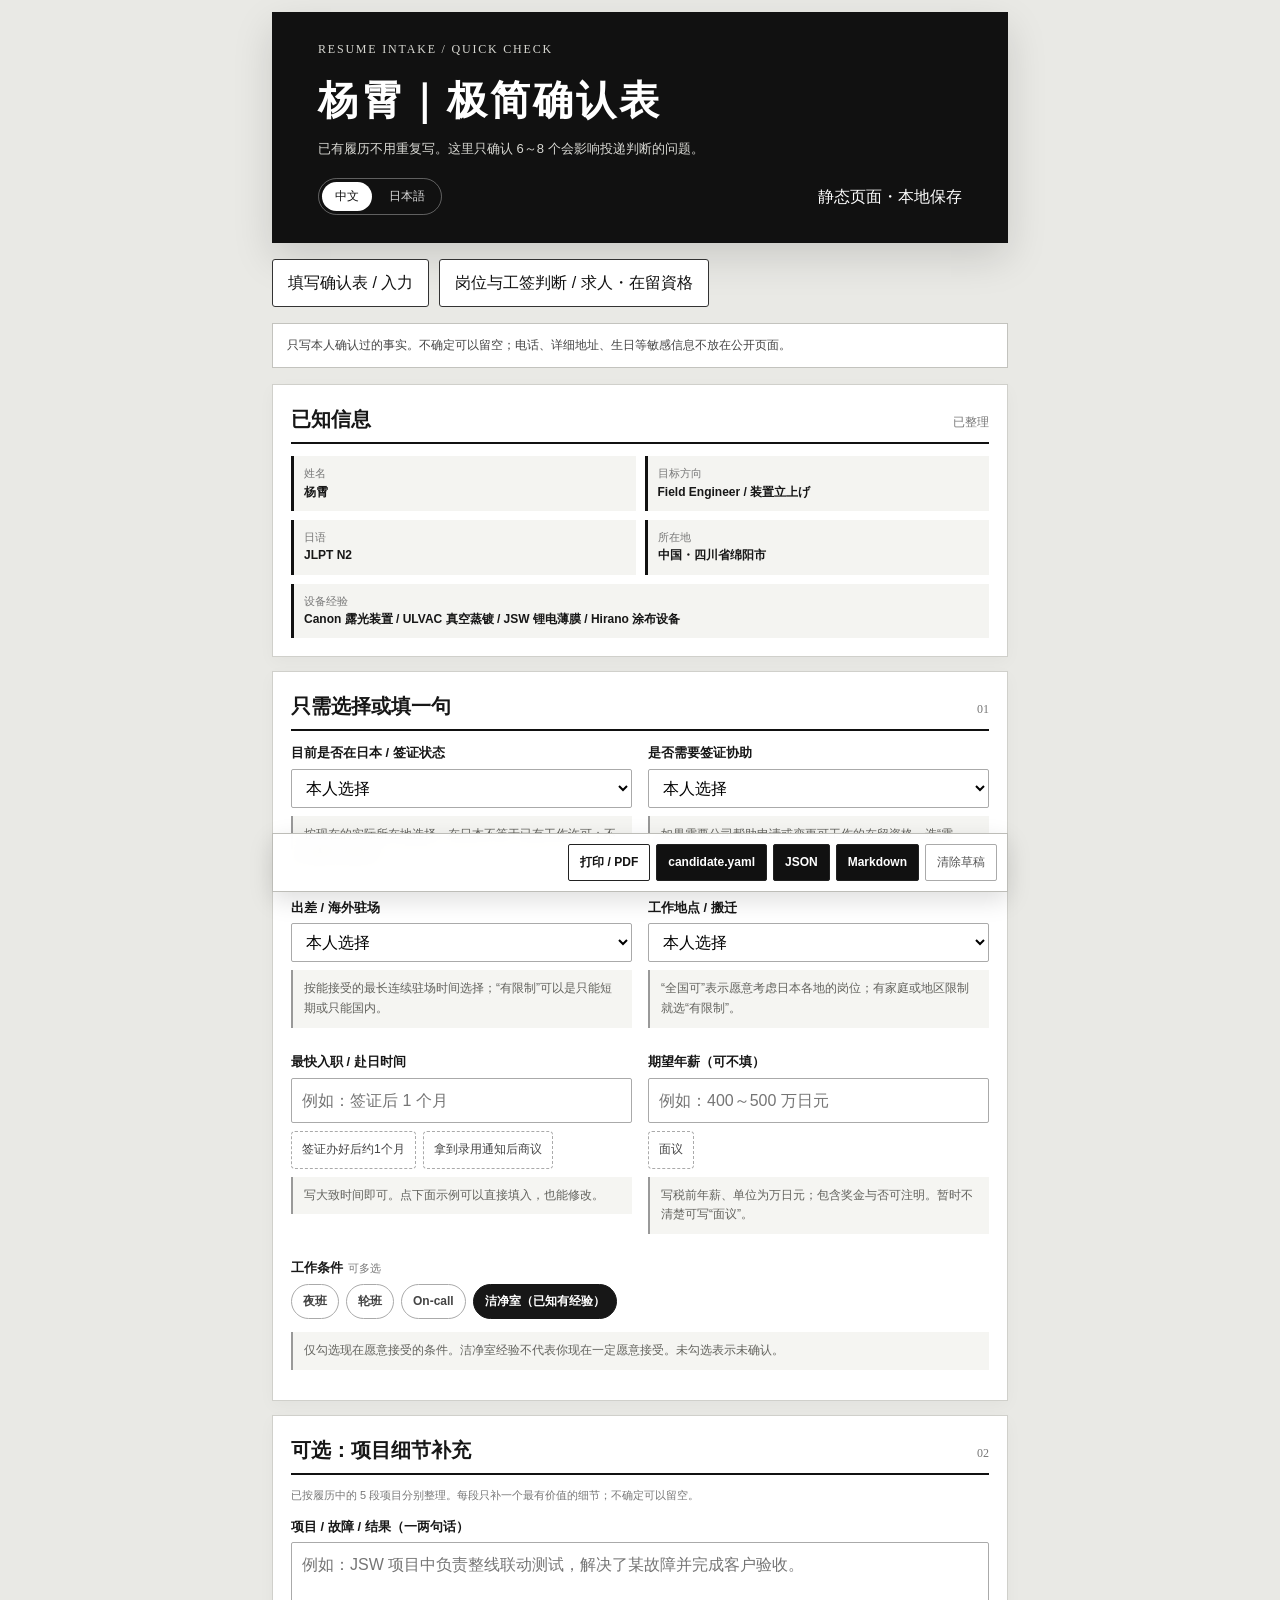
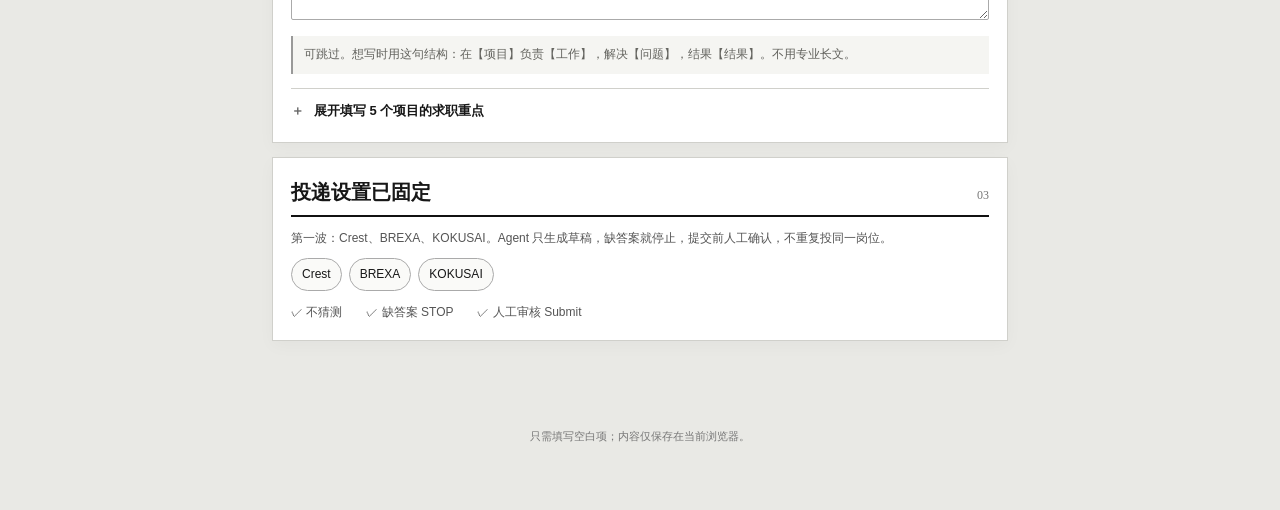
<file: index.html>
<!doctype html>
<html lang="zh-CN">
<head>
  <meta charset="utf-8">
  <meta name="viewport" content="width=device-width, initial-scale=1">
  <meta name="description" content="杨霄日本求职资料极简确认表">
  <title data-zh="杨霄｜极简确认表" data-ja="楊霄｜簡易確認フォーム">杨霄｜极简确认表</title>
  <style>
    :root{--ink:#171717;--muted:#6b6b66;--line:#c9c9c4;--paper:#fff;--soft:#f4f4f1;--ok:#315f45}
    *{box-sizing:border-box}html{background:#e9e9e5}body{margin:0;background:#e9e9e5;color:var(--ink);font-family:-apple-system,BlinkMacSystemFont,"Hiragino Kaku Gothic ProN","Yu Gothic",Arial,sans-serif;line-height:1.6}button,input,select,textarea{font:inherit}button{cursor:pointer}.shell{max-width:760px;margin:auto;padding:12px 12px 64px}
    .hero{padding:28px clamp(20px,5vw,46px);background:#111;color:#fff;box-shadow:0 15px 38px #0002}.kicker{font-family:"Apple Chancery","Bradley Hand","Klee One",cursive;color:#d7d7d1;font-size:12px;letter-spacing:.15em}.hero h1{margin:10px 0 6px;font-family:"Hiragino Mincho ProN","Yu Mincho",serif;font-size:clamp(27px,6vw,40px);letter-spacing:.08em}.hero p{margin:0;color:#d8d8d3;font-size:13px}.toolbar{display:flex;justify-content:space-between;align-items:center;gap:10px;flex-wrap:wrap;margin-top:18px}.langs{display:flex;gap:4px;padding:3px;border:1px solid #fff5;border-radius:999px}.langs button{border:0;border-radius:999px;padding:5px 13px;background:transparent;color:#ddd;font-size:12px}.langs button.active{background:#fff;color:#111}
    .notice{margin:16px 0;padding:12px 14px;background:#fff;border:1px solid #c3c3be;color:#444;font-size:12px}.known,.quick,.optional,.delivery{padding:18px 18px;margin-top:14px;background:var(--paper);border:1px solid #d0d0cb;box-shadow:0 5px 16px #00000008}.title{display:flex;justify-content:space-between;align-items:baseline;gap:10px;margin-bottom:12px;padding-bottom:7px;border-bottom:2px solid #111}.title h2{margin:0;font-family:"Hiragino Mincho ProN","Yu Mincho",serif;font-size:20px}.number{font:12px Georgia,serif;color:#777}.known-grid{display:grid;grid-template-columns:repeat(2,minmax(0,1fr));gap:9px}.known-item{padding:9px 10px;background:var(--soft);border-left:3px solid #111;font-size:12px}.known-item b{display:block;font-size:11px;color:#777;font-weight:400}.known-item strong{font-weight:700}
    .optional details{margin-top:14px;border-top:1px solid #d0d0cb}.optional summary{cursor:pointer;padding:12px 0 2px;font-size:13px;font-weight:700;list-style:none}.optional summary::-webkit-details-marker{display:none}.optional summary::before{content:"＋";display:inline-block;width:23px;color:#666}.optional details[open] summary::before{content:"−"}.project-mini{margin-top:12px;padding:13px;border:1px solid #bdbdb8;border-left:3px solid #111;background:#fff}.project-mini h3{margin:0 0 8px;font-family:"Hiragino Mincho ProN","Yu Mincho",serif;font-size:16px}.project-mini .field textarea{min-height:72px}
    .fields{display:grid;grid-template-columns:repeat(2,minmax(0,1fr));gap:12px 16px}.field.full{grid-column:1/-1}.field label{display:block;margin-bottom:5px;font-size:13px;font-weight:700}.field label em{margin-left:5px;color:#777;font-size:11px;font-style:normal;font-weight:400}.field input,.field select,.field textarea{width:100%;border:1px solid #aaa;border-radius:2px;background:#fff;padding:9px 10px;outline:0}.field input,.field select{min-height:39px}.field textarea{min-height:78px;resize:vertical}.field input:focus,.field select:focus,.field textarea:focus{border-color:#111;box-shadow:0 0 0 3px #0001}.hint{margin:7px 0 0;color:#777;font-size:11px}
    .checks{display:flex;flex-wrap:wrap;gap:7px}.check{position:relative}.check input{position:absolute;opacity:0;pointer-events:none}.check span{display:block;padding:7px 11px;border:1px solid #aaa;border-radius:999px;color:#444;font-size:12px}.check input:checked+span{background:#171717;border-color:#171717;color:#fff}.mini-note{margin:12px 0 0;padding:9px 11px;background:var(--soft);border-left:3px solid #111;color:#555;font-size:12px}.delivery p{margin:0 0 10px;color:#555;font-size:12px}.chips{display:flex;flex-wrap:wrap;gap:7px}.chip{padding:6px 10px;border:1px solid #aaa;border-radius:999px;font-size:12px;background:#fafaf8}.rules{margin-top:12px;color:#555;font-size:12px}.rules span{margin-right:12px}.actions{position:sticky;bottom:8px;z-index:4;display:flex;justify-content:space-between;align-items:center;gap:9px;flex-wrap:wrap;margin-top:14px;padding:10px;background:#fffffff2;border:1px solid #bdbdb8;box-shadow:0 8px 24px #0002;backdrop-filter:blur(8px)}.action-group{display:flex;gap:6px;flex-wrap:wrap}.actions button{border:1px solid #222;border-radius:2px;padding:8px 11px;background:#fff;color:#111;font-size:12px;font-weight:700}.actions .primary{background:#111;color:#fff}.actions .danger{border-color:#aaa;color:#555;font-weight:400}#status{min-height:1.3em;color:var(--ok);font-size:12px}footer{text-align:center;color:#777;font-size:11px;margin-top:14px}
    @media(max-width:600px){.shell{padding:7px 7px 60px}.hero{padding:24px 18px}.known-grid,.fields{grid-template-columns:1fr}.field.full{grid-column:auto}.known,.quick,.optional,.delivery{padding:15px 13px}.actions #status{flex-basis:100%;order:-1}}
    @media print{html,body{background:#fff}.shell{max-width:none;padding:0}.hero{box-shadow:none}.notice,.actions,footer{display:none}.known,.quick,.optional,.delivery{box-shadow:none;break-inside:avoid}}
  </style>
  <link rel="stylesheet" href="guidance.css">
</head>
<body>
  <div class="shell">
    <header class="hero">
      <div class="kicker">RESUME INTAKE / QUICK CHECK</div>
      <h1 data-zh="杨霄｜极简确认表" data-ja="楊霄｜簡易確認フォーム">杨霄｜极简确认表</h1>
      <p data-zh="已有履历不用重复写。这里只确认 6～8 个会影响投递判断的问题。" data-ja="既存の履歴書は書き直しません。応募判断に必要な6～8項目だけ確認します。">已有履历不用重复写。这里只确认 6～8 个会影响投递判断的问题。</p>
      <div class="toolbar"><div class="langs"><button type="button" data-lang="zh" class="active">中文</button><button type="button" data-lang="ja">日本語</button></div><span data-zh="静态页面・本地保存" data-ja="静的ページ・ローカル保存">静态页面・本地保存</span></div>
    </header>
    <div class="notice" data-zh="只写本人确认过的事实。不确定可以留空；电话、详细地址、生日等敏感信息不放在公开页面。" data-ja="本人が確認した事実だけを入力します。不明な項目は空欄で可。電話・詳細住所・生年月日などは公開ページに保存しません。">只写本人确认过的事实。不确定可以留空；电话、详细地址、生日等敏感信息不放在公开页面。</div>

    <section class="known">
      <div class="title"><h2 data-zh="已知信息" data-ja="確認済み情報">已知信息</h2><span class="number">已整理</span></div>
      <div class="known-grid">
        <div class="known-item"><b data-zh="姓名" data-ja="氏名">姓名</b><strong>杨霄</strong></div>
        <div class="known-item"><b data-zh="目标方向" data-ja="希望職種">目标方向</b><strong>Field Engineer / 装置立上げ</strong></div>
        <div class="known-item"><b data-zh="日语" data-ja="日本語">日语</b><strong>JLPT N2</strong></div>
        <div class="known-item"><b data-zh="所在地" data-ja="所在地">所在地</b><strong>中国・四川省绵阳市</strong></div>
        <div class="known-item" style="grid-column:1/-1"><b data-zh="设备经验" data-ja="設備経験">设备经验</b><strong>Canon 露光装置 / ULVAC 真空蒸镀 / JSW 锂电薄膜 / Hirano 涂布设备</strong></div>
      </div>
    </section>

    <form id="intakeForm">
      <section class="quick">
        <div class="title"><h2 data-zh="只需选择或填一句" data-ja="選択または一言だけ">只需选择或填一句</h2><span class="number">01</span></div>
        <div class="fields">
          <div class="field" data-field="visa_status" data-label-zh="目前是否在日本 / 签证状态" data-label-ja="現在の日本滞在・在留資格"><label><span data-zh="目前是否在日本 / 签证状态" data-ja="現在の日本滞在・在留資格">目前是否在日本 / 签证状态</span></label><select name="visa_status"><option value="" data-zh="本人选择" data-ja="本人が選択">本人选择</option><option value="china" data-zh="目前在中国" data-ja="現在中国">目前在中国</option><option value="japan" data-zh="已有日本在留资格" data-ja="日本の在留資格あり">已有日本在留资格</option></select></div>
          <div class="field" data-field="sponsorship" data-label-zh="是否需要签证协助" data-label-ja="ビザ支援"><label><span data-zh="是否需要签证协助" data-ja="ビザ支援">是否需要签证协助</span></label><select name="sponsorship"><option value="" data-zh="本人选择" data-ja="本人が選択">本人选择</option><option value="yes" data-zh="需要" data-ja="必要">需要</option><option value="no" data-zh="不需要" data-ja="不要">不需要</option></select></div>
          <div class="field" data-field="travel" data-label-zh="出差 / 海外驻场" data-label-ja="出張・海外駐在"><label><span data-zh="出差 / 海外驻场" data-ja="出張・海外駐在">出差 / 海外驻场</span></label><select name="travel"><option value="" data-zh="本人选择" data-ja="本人が選択">本人选择</option><option value="yes" data-zh="可以，1～3 个月也可" data-ja="可、1～3か月も可">可以，1～3 个月也可</option><option value="limited" data-zh="有限制" data-ja="条件あり">有限制</option><option value="no" data-zh="不可以" data-ja="不可">不可以</option></select></div>
          <div class="field" data-field="location" data-label-zh="工作地点 / 搬迁" data-label-ja="勤務地・転居"><label><span data-zh="工作地点 / 搬迁" data-ja="勤務地・転居">工作地点 / 搬迁</span></label><select name="location"><option value="" data-zh="本人选择" data-ja="本人が選択">本人选择</option><option value="anywhere" data-zh="全国可" data-ja="全国可">全国可</option><option value="limited" data-zh="有限制" data-ja="条件あり">有限制</option><option value="fixed" data-zh="固定地区" data-ja="勤務地限定">固定地区</option></select></div>
          <div class="field" data-field="start_date" data-label-zh="最快入职 / 赴日时间" data-label-ja="入社・渡日可能時期"><label><span data-zh="最快入职 / 赴日时间" data-ja="入社・渡日可能時期">最快入职 / 赴日时间</span></label><input name="start_date" placeholder="例如：签证后 1 个月"></div>
          <div class="field" data-field="salary" data-label-zh="期望年薪（可不填）" data-label-ja="希望年収（任意）"><label><span data-zh="期望年薪（可不填）" data-ja="希望年収（任意）">期望年薪（可不填）</span></label><input name="salary" placeholder="例如：400～500 万日元"></div>
          <div class="field full" data-field="conditions" data-label-zh="工作条件" data-label-ja="勤務条件"><label><span data-zh="工作条件" data-ja="勤務条件">工作条件</span><em data-zh="可多选" data-ja="複数選択可">可多选</em></label><div class="checks"><label class="check"><input type="checkbox" name="conditions" value="night"><span data-zh="夜班" data-ja="夜勤">夜班</span></label><label class="check"><input type="checkbox" name="conditions" value="shift"><span data-zh="轮班" data-ja="シフト">轮班</span></label><label class="check"><input type="checkbox" name="conditions" value="oncall"><span>On-call</span></label><label class="check"><input type="checkbox" name="conditions" value="cleanroom" checked><span data-zh="洁净室（已知有经验）" data-ja="クリーンルーム（経験確認済み）">洁净室（已知有经验）</span></label></div></div>
        </div>
      </section>

      <section class="optional">
        <div class="title"><h2 data-zh="可选：项目细节补充" data-ja="任意：プロジェクト詳細の補足">可选：项目细节补充</h2><span class="number">02</span></div>
        <p class="hint" data-zh="已按履历中的 5 段项目分别整理。每段只补一个最有价值的细节；不确定可以留空。" data-ja="履歴書にある5つのプロジェクトごとに整理しました。各案件は重要な詳細を1つ補足するだけ。不明なら空欄で可。">已按履历中的 5 段项目分别整理。每段只补一个最有价值的细节；不确定可以留空。</p>
        <div class="field" data-field="highlight" data-label-zh="项目 / 故障 / 结果（一两句话）" data-label-ja="プロジェクト・不具合・結果（1～2文）" style="margin-top:12px"><label><span data-zh="项目 / 故障 / 结果（一两句话）" data-ja="プロジェクト・不具合・結果（1～2文）">项目 / 故障 / 结果（一两句话）</span></label><textarea name="highlight" placeholder="例如：JSW 项目中负责整线联动测试，解决了某故障并完成客户验收。"></textarea></div>
        <details>
          <summary data-zh="展开填写 5 个项目的求职重点" data-ja="5つのプロジェクトの応募ポイントを開く">展开填写 5 个项目的求职重点</summary>
          <article class="project-mini">
            <h3 data-zh="Hirano｜涂布设备" data-ja="Hirano｜塗工設備">Hirano｜涂布设备</h3>
            <div class="field" data-field="hirano_extra" data-label-zh="设备 / 调试职责 / 故障与结果" data-label-ja="設備・立上げ担当・不具合と結果"><label><span data-zh="设备 / 调试职责 / 故障与结果" data-ja="設備・立上げ担当・不具合と結果">设备 / 调试职责 / 故障与结果</span></label><textarea name="hirano_extra" placeholder="例如：设备或产线名称、负责组装/据付/调整/试运行中的哪些环节、解决过的故障及结果"></textarea></div>
          </article>
          <article class="project-mini">
            <h3 data-zh="JSW｜锂电池薄膜制造设备" data-ja="JSW｜リチウム電池フィルム製造設備">JSW｜锂电池薄膜制造设备</h3>
            <div class="field" data-field="jsw_extra" data-label-zh="规模 / 协力人员 / 故障 / 结果" data-label-ja="規模・協力会社人数・不具合・結果"><label><span data-zh="规模 / 协力人员 / 故障 / 结果" data-ja="規模・協力会社人数・不具合・結果">规模 / 协力人员 / 故障 / 结果</span></label><textarea name="jsw_extra" placeholder="例如：几台设备、几名协力人员、解决了什么故障、是否完成客户验收"></textarea></div>
          </article>
          <article class="project-mini">
            <h3 data-zh="ULVAC｜真空蒸镀装置" data-ja="ULVAC｜真空蒸着装置">ULVAC｜真空蒸镀装置</h3>
            <div class="field" data-field="ulvac_extra" data-label-zh="型号 / 真空相关经验 / 结果" data-label-ja="型式・真空関連スキル・結果"><label><span data-zh="型号 / 真空相关经验 / 结果" data-ja="型式・真空関連スキル・結果">型号 / 真空相关经验 / 结果</span></label><textarea name="ulvac_extra" placeholder="例如：设备型号、PVD、Pump、Valve、配线、I/O Check或典型故障"></textarea></div>
          </article>
          <article class="project-mini">
            <h3 data-zh="Canon｜露光装置" data-ja="Canon｜露光装置">Canon｜露光装置</h3>
            <div class="field" data-field="canon_hirano_extra" data-label-zh="模块 / 精度调整 / 交付结果" data-label-ja="モジュール・精度調整・引渡し結果"><label><span data-zh="模块 / 精度调整 / 交付结果" data-ja="モジュール・精度調整・引渡し結果">模块 / 精度调整 / 交付结果</span></label><textarea name="canon_hirano_extra" placeholder="例如：露光机型号、负责的模块、Leveling / Alignment、洁净室时长、设备台数或交付结果"></textarea></div>
          </article>
          <article class="project-mini">
            <h3 data-zh="长虹｜家电售后与维修" data-ja="Changhong｜家電アフターサービス・修理">长虹｜家电售后与维修</h3>
            <div class="field" data-field="changhong_extra" data-label-zh="故障诊断 / 工具与维修 / 结果" data-label-ja="故障診断・工具と修理・結果"><label><span data-zh="故障诊断 / 工具与维修 / 结果" data-ja="故障診断・工具と修理・結果">故障诊断 / 工具与维修 / 结果</span></label><textarea name="changhong_extra" placeholder="例如：典型故障、使用万用表/测试仪如何定位、电子元件或 BGA 如何处理、维修后的结果"></textarea></div>
          </article>
        </details>
      </section>
    </form>

    <section class="delivery">
      <div class="title"><h2 data-zh="投递设置已固定" data-ja="応募設定">投递设置已固定</h2><span class="number">03</span></div>
      <p data-zh="第一波：Crest、BREXA、KOKUSAI。Agent 只生成草稿，缺答案就停止，提交前人工确认，不重复投同一岗位。" data-ja="第一弾：Crest・BREXA・KOKUSAI。AgentはDraftまで、回答不足なら停止、Submit前に人が確認し、同じ求人には重複応募しません。">第一波：Crest、BREXA、KOKUSAI。Agent 只生成草稿，缺答案就停止，提交前人工确认，不重复投同一岗位。</p>
      <div class="chips"><span class="chip">Crest</span><span class="chip">BREXA</span><span class="chip">KOKUSAI</span></div>
      <div class="rules"><span>✓ <span data-zh="不猜测" data-ja="推測しない">不猜测</span></span><span>✓ <span data-zh="缺答案 STOP" data-ja="回答不足はSTOP">缺答案 STOP</span></span><span>✓ <span data-zh="人工审核 Submit" data-ja="人がSubmit確認">人工审核 Submit</span></span></div>
    </section>

    <div class="actions"><span id="status" role="status" aria-live="polite"></span><div class="action-group"><button type="button" id="printBtn" data-zh="打印 / PDF" data-ja="印刷 / PDF">打印 / PDF</button><button type="button" id="yamlBtn" class="primary" data-zh="candidate.yaml" data-ja="candidate.yaml">candidate.yaml</button><button type="button" id="jsonBtn" class="primary">JSON</button><button type="button" id="markdownBtn" class="primary">Markdown</button><button type="button" id="clearBtn" class="danger" data-zh="清除草稿" data-ja="下書きを消去">清除草稿</button></div></div>
    <footer data-zh="只需填写空白项；内容仅保存在当前浏览器。" data-ja="空欄だけ入力してください。内容はこのブラウザにのみ保存されます。">只需填写空白项；内容仅保存在当前浏览器。</footer>
  </div>
  <script src="guidance.js" defer></script>
  <script>
    (() => {
      const KEY = "yangxiao-resume-intake-v3";
      const KNOWN = {name:"杨霄", target:"半导体制造装置 Field Engineer / 装置立上げエンジニア", language:"JLPT N2", location:"中国・四川省绵阳市", equipment:"Canon / ULVAC / JSW / Hirano"};
      const form = document.getElementById("intakeForm"); const status = document.getElementById("status"); let language = localStorage.getItem(KEY + ":language") || "zh";
      const fields = () => [...form.querySelectorAll(".field[data-field]")]; const controls = (field) => [...form.querySelectorAll(`[name="${CSS.escape(field.dataset.field)}"]`)];
      const valueOf = (field) => { const list = controls(field); if (list[0]?.type === "checkbox") return list.filter((c) => c.checked).map((c) => c.value); return list[0]?.value || ""; };
      const present = (value) => Array.isArray(value) ? value.length > 0 : String(value || "").trim().length > 0;
      function applyLanguage(next){language=next;localStorage.setItem(KEY+":language",language);document.documentElement.lang=language==="zh"?"zh-CN":"ja";document.querySelectorAll("[data-zh][data-ja]").forEach((n)=>{n.textContent=language==="zh"?n.dataset.zh:n.dataset.ja});document.querySelectorAll("[data-lang]").forEach((b)=>b.classList.toggle("active",b.dataset.lang===language));updateProgress()}
      function snapshot(){const values={};fields().forEach((f)=>values[f.dataset.field]=valueOf(f));return{savedAt:new Date().toISOString(),language,known:KNOWN,answers:values}}
      function save(){localStorage.setItem(KEY,JSON.stringify(snapshot()));updateProgress();showStatus(language==="zh"?"已保存到当前浏览器":"このブラウザに保存しました")}
      function restore(){let saved;try{saved=JSON.parse(localStorage.getItem(KEY)||"null")}catch{saved=null}if(!saved?.answers)return;Object.entries(saved.answers).forEach(([name,value])=>{const list=[...form.querySelectorAll(`[name="${CSS.escape(name)}"]`)];if(list[0]?.type==="checkbox")list.forEach((c)=>c.checked=Array.isArray(value)&&value.includes(c.value));else if(list[0])list[0].value=value})}
      function updateProgress(){}
      function showStatus(message){status.textContent=message;clearTimeout(showStatus.timer);showStatus.timer=setTimeout(()=>status.textContent="",2800)}
      function download(filename,content,type){const url=URL.createObjectURL(new Blob([content],{type}));const a=document.createElement("a");a.href=url;a.download=filename;a.click();setTimeout(()=>URL.revokeObjectURL(url),800)}
      function labelOf(field){return field.dataset[language==="zh"?"labelZh":"labelJa"]||field.dataset.field} function displayOf(field){const list=controls(field);if(list[0]?.type==="checkbox")return list.filter((c)=>c.checked).map((c)=>c.nextElementSibling?.textContent.trim()||c.value).join("、");if(list[0]?.tagName==="SELECT")return list[0].selectedOptions[0]?.textContent||"";return list[0]?.value||""}
      function exportMarkdown(){const lines=[`# ${language==="zh"?"杨霄｜极简求职资料":"楊霄｜簡易応募資料"}`,"",`## ${language==="zh"?"已知信息":"確認済み情報"}`,...Object.entries(KNOWN).map(([k,v])=>`- **${k}**：${v}`),"",`## ${language==="zh"?"本人确认":"本人確認"}`];fields().forEach((f)=>lines.push(`- **${labelOf(f)}**：${displayOf(f)||"—"}`));download("yangxiao-resume-intake.md",lines.join("\n"),"text/markdown;charset=utf-8");showStatus(language==="zh"?"Markdown 已导出":"Markdownを出力しました")}
      function exportJson(){download("yangxiao-resume-intake.json",JSON.stringify(snapshot(),null,2),"application/json;charset=utf-8");showStatus(language==="zh"?"JSON 已导出":"JSONを出力しました")}
      function exportYaml(){const data=snapshot();const lines=["# Candidate facts from the quick intake form",`generated_at: ${JSON.stringify(data.savedAt)}`,"known:"];Object.entries(data.known).forEach(([k,v])=>lines.push(`  ${k}: ${JSON.stringify(v)}`));lines.push("answers:");Object.entries(data.answers).forEach(([k,v])=>{if(Array.isArray(v)){lines.push(`  ${k}:`);v.forEach((x)=>lines.push(`    - ${JSON.stringify(x)}`))}else lines.push(`  ${k}: ${JSON.stringify(v||"")}`)});download("candidate.yaml",lines.join("\n")+"\n","text/yaml;charset=utf-8");showStatus(language==="zh"?"candidate.yaml 已导出":"candidate.yamlを出力しました")}
      form.addEventListener("input",save);form.addEventListener("change",save);document.querySelectorAll("[data-lang]").forEach((b)=>b.addEventListener("click",()=>applyLanguage(b.dataset.lang)));document.getElementById("printBtn").addEventListener("click",()=>window.print());document.getElementById("yamlBtn").addEventListener("click",exportYaml);document.getElementById("jsonBtn").addEventListener("click",exportJson);document.getElementById("markdownBtn").addEventListener("click",exportMarkdown);document.getElementById("clearBtn").addEventListener("click",()=>{if(!confirm(language==="zh"?"确定清除草稿吗？":"下書きを消去しますか？"))return;form.reset();localStorage.removeItem(KEY);updateProgress();showStatus(language==="zh"?"草稿已清除":"下書きを消去しました")});restore();applyLanguage(language)
    })();
  </script>
</body>
</html>
</file>
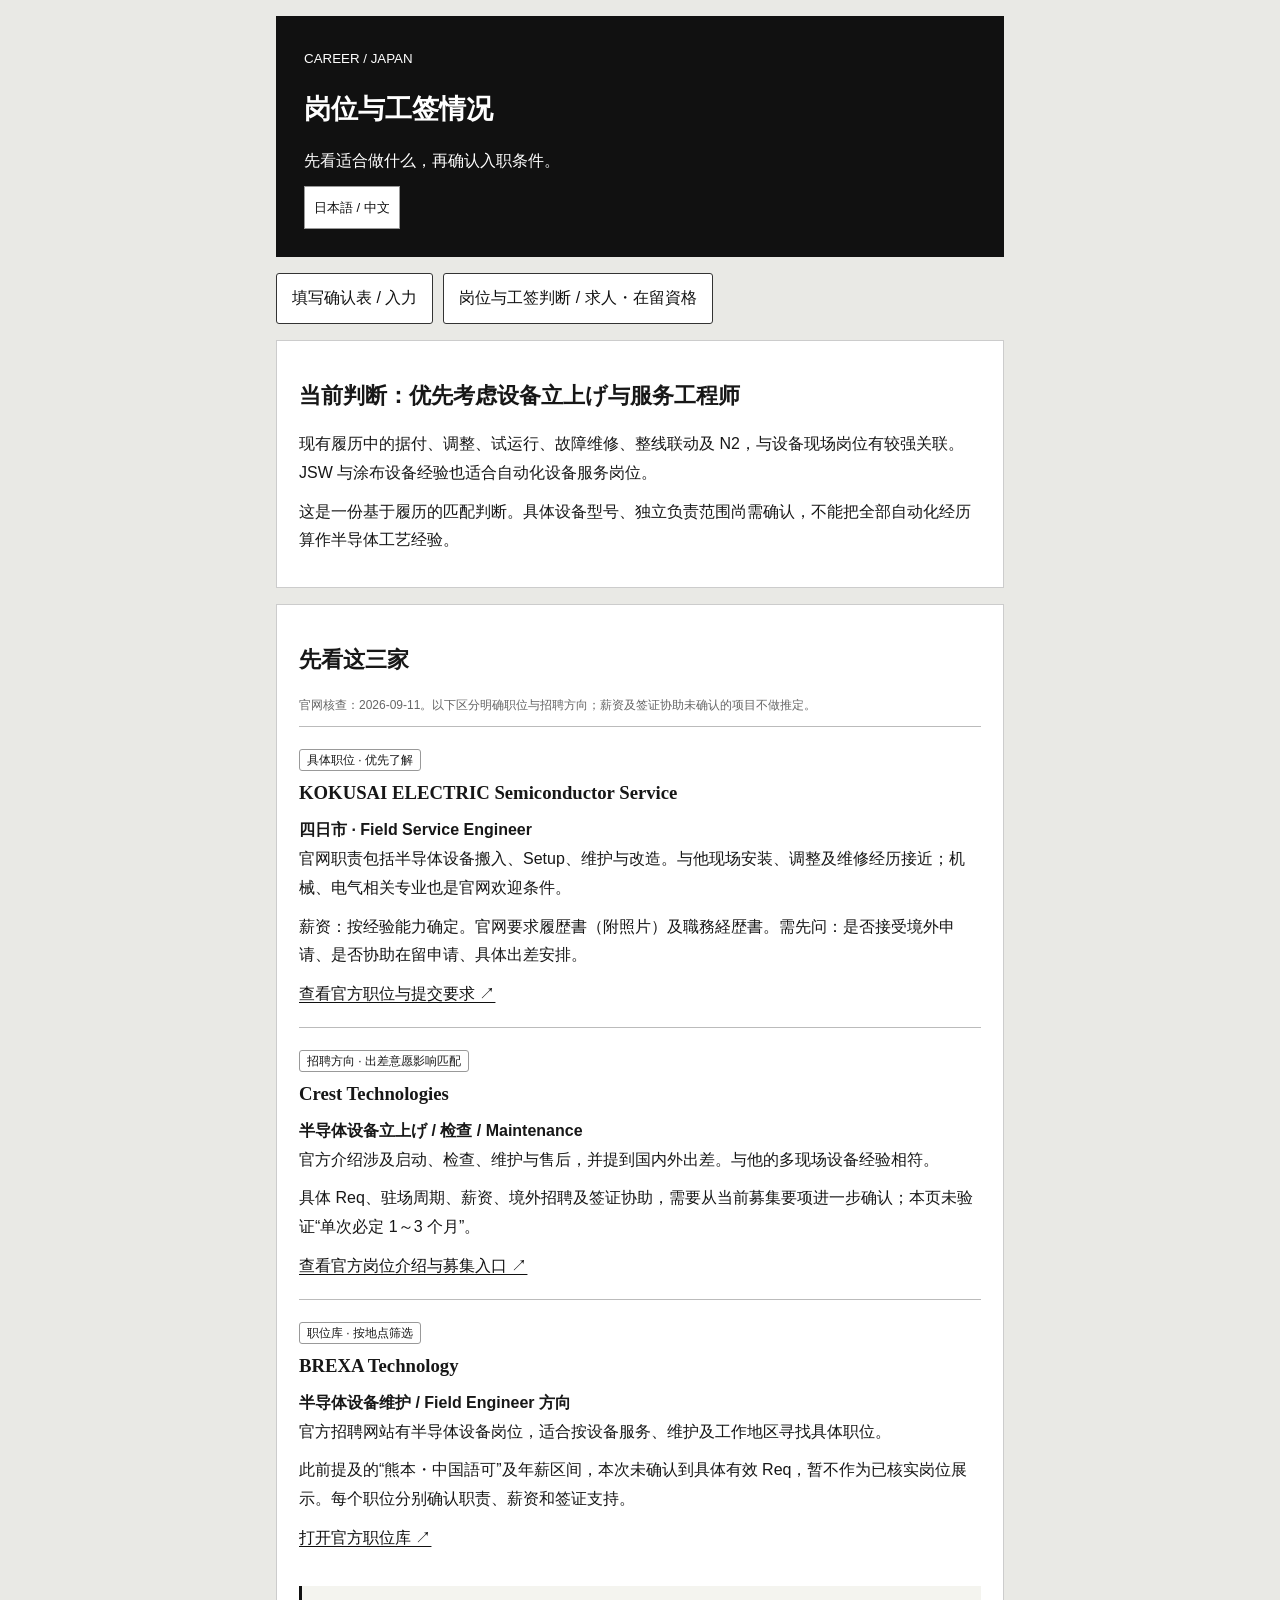
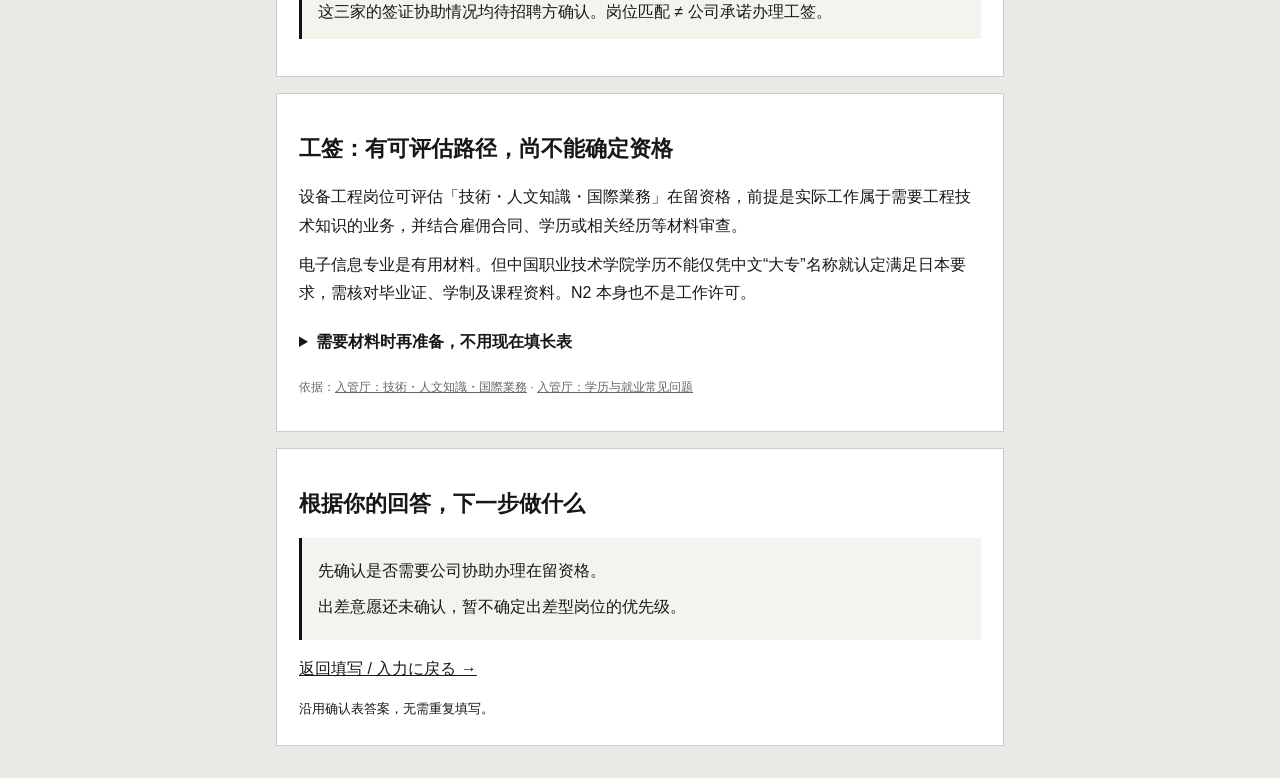
<file: opportunities.html>
<!doctype html>
<html lang="zh-CN"><head><meta charset="utf-8"><meta name="viewport" content="width=device-width,initial-scale=1"><title>岗位与工签情况</title><link rel="stylesheet" href="guidance.css"><style>
*{box-sizing:border-box}body{margin:0;background:#e9e9e5;color:#171717;font:16px/1.8 -apple-system,BlinkMacSystemFont,'Yu Gothic',sans-serif}.shell{max-width:760px;padding:16px;margin:auto}header{background:#111;color:white;padding:28px}h1,h2,h3{font-family:'Yu Mincho','Songti SC',serif;line-height:1.4}h1{font-size:27px}h2{font-size:22px}section{background:white;border:1px solid #ccc;padding:22px;margin:16px 0}p{margin:10px 0}summary{cursor:pointer;padding:10px 0;font-weight:600}select,button{font:inherit;padding:9px;border:1px solid #999;background:white;color:#111}label{display:block;margin:14px 0 5px}select{width:100%}a{color:inherit}header button{font-size:13px}.source{overflow-wrap:anywhere}@media(max-width:600px){.shell{padding:8px}section{padding:17px}body{font-size:15px}}
</style></head><body><main class="shell">
<header><small>CAREER / JAPAN</small><h1>岗位与工签情况</h1><p>先看适合做什么，再确认入职条件。</p><button id="lang" type="button">日本語 / 中文</button></header>
<div id="zh">
<section><h2>当前判断：优先考虑设备立上げ与服务工程师</h2><p>现有履历中的据付、调整、试运行、故障维修、整线联动及 N2，与设备现场岗位有较强关联。JSW 与涂布设备经验也适合自动化设备服务岗位。</p><p>这是一份基于履历的匹配判断。具体设备型号、独立负责范围尚需确认，不能把全部自动化经历算作半导体工艺经验。</p></section>
<section><h2>先看这三家</h2><p class="source">官网核查：2026-09-11。以下区分明确职位与招聘方向；薪资及签证协助未确认的项目不做推定。</p>
<article class="job-card"><span class="badge">具体职位 · 优先了解</span><h3>KOKUSAI ELECTRIC Semiconductor Service</h3><p><b>四日市 · Field Service Engineer</b><br>官网职责包括半导体设备搬入、Setup、维护与改造。与他现场安装、调整及维修经历接近；机械、电气相关专业也是官网欢迎条件。</p><p>薪资：按经验能力确定。官网要求履歴書（附照片）及職務経歴書。需先问：是否接受境外申请、是否协助在留申请、具体出差安排。</p><a href="https://service.kokusai-electric.com/careers/experience" target="_blank" rel="noopener">查看官方职位与提交要求 ↗</a></article>
<article class="job-card"><span class="badge">招聘方向 · 出差意愿影响匹配</span><h3>Crest Technologies</h3><p><b>半导体设备立上げ / 检查 / Maintenance</b><br>官方介绍涉及启动、检查、维护与售后，并提到国内外出差。与他的多现场设备经验相符。</p><p>具体 Req、驻场周期、薪资、境外招聘及签证协助，需要从当前募集要项进一步确认；本页未验证“单次必定 1～3 个月”。</p><a href="https://www.crest-t.co.jp/recruit/attraction/" target="_blank" rel="noopener">查看官方岗位介绍与募集入口 ↗</a></article>
<article class="job-card"><span class="badge">职位库 · 按地点筛选</span><h3>BREXA Technology</h3><p><b>半导体设备维护 / Field Engineer 方向</b><br>官方招聘网站有半导体设备岗位，适合按设备服务、维护及工作地区寻找具体职位。</p><p>此前提及的“熊本・中国語可”及年薪区间，本次未确认到具体有效 Req，暂不作为已核实岗位展示。每个职位分别确认职责、薪资和签证支持。</p><a href="https://engineering-technology.brexa.com/job/" target="_blank" rel="noopener">打开官方职位库 ↗</a></article>
<p class="assessment">这三家的签证协助情况均待招聘方确认。岗位匹配 ≠ 公司承诺办理工签。</p></section>
<section><h2>工签：有可评估路径，尚不能确定资格</h2><p>设备工程岗位可评估「技術・人文知識・国際業務」在留资格，前提是实际工作属于需要工程技术知识的业务，并结合雇佣合同、学历或相关经历等材料审查。</p><p>电子信息专业是有用材料。但中国职业技术学院学历不能仅凭中文“大专”名称就认定满足日本要求，需核对毕业证、学制及课程资料。N2 本身也不是工作许可。</p><details><summary>需要材料时再准备，不用现在填长表</summary><p>毕业证与专业课程资料；可证明具体职责、起止时间的工作证明；公司提供的岗位内容、合同及申请材料。是否满足要求应由招聘公司和负责申请的专业人员核实，最终由入管审查。</p></details><p class="source">依据：<a href="https://www.moj.go.jp/isa/applications/status/gijinkoku">入管厅：技術・人文知識・国際業務</a> · <a href="https://www.moj.go.jp/isa/immigration/faq/kanri_qa.html">入管厅：学历与就业常见问题</a></p></section>
</div>
<div id="ja" hidden><section><h2>現時点の判断</h2><p>据付・調整・試運転・修理・ライン連動試験の経験とJLPT N2は、装置立上げ・サービス職と関連性があります。装置型式や単独担当範囲は未確認です。</p></section><section><h2>候補3社（2026-09-11確認）</h2><p><a href="https://service.kokusai-electric.com/careers/experience">KOKUSAI ELECTRIC Semiconductor Service：四日市FSE</a>。搬入・セットアップ・保守・改造。給与は経験により決定、写真付履歴書と職務経歴書を提出。</p><p><a href="https://www.crest-t.co.jp/recruit/attraction/">Crest：半導体装置立上げ・検査・保守の採用案内</a>。国内外出張への対応可否を確認。個別求人条件は要確認。</p><p><a href="https://engineering-technology.brexa.com/job/">BREXA：公式求人一覧</a>。設備保守・FEと勤務地で検索。以前紹介された熊本・中国語求人の有効なReqと年収は今回は未確認です。</p><p>3社とも海外応募・在留資格申請支援の可否は採用担当に確認が必要です。</p></section><section><h2>在留資格の見通し</h2><p>技術的な設備業務なら「技術・人文知識・国際業務」を検討できますが、業務内容、契約、学歴・職歴の確認が必要です。中国の職業技術学院の資格を名称だけで日本の学歴要件に該当すると断定できません。N2は就労許可ではありません。</p><p>卒業証明・履修内容・職務と期間の証明を準備し、雇用先・申請担当者と確認してください。最終判断は入管が行います。</p><a href="https://www.moj.go.jp/isa/applications/status/gijinkoku">出入国在留管理庁の公式案内</a></section></div>
<section><h2 id="resultTitle">根据你的回答，下一步做什么</h2><div id="assessment" class="assessment" aria-live="polite"></div><p><a href="index.html">返回填写 / 入力に戻る →</a></p><small id="syncNote">沿用确认表答案，无需重复填写。</small></section>
</main><script src="guidance.js"></script><script>
let ja=localStorage.getItem('yangxiao-resume-intake-v3:language')==='ja';
function render(){document.documentElement.lang=ja?'ja':'zh-CN';document.getElementById('zh').hidden=ja;document.getElementById('ja').hidden=!ja;document.querySelector('h1').textContent=ja?'求人・在留資格の見通し':'岗位与工签情况';document.getElementById('resultTitle').textContent=ja?'回答に基づく次のステップ':'根据你的回答，下一步做什么';document.getElementById('syncNote').textContent=ja?'確認フォームの回答を利用します。再入力は不要です。':'沿用确认表答案，无需重复填写。';let a={};try{a=JSON.parse(localStorage.getItem('yangxiao-resume-intake-v3')||'{}').answers||{}}catch{}
const messages=[];
if(!a.sponsorship)messages.push(ja?'まずビザ支援の要否を確認してください。':'先确认是否需要公司协助办理在留资格。');
else if(a.sponsorship==='yes')messages.push(ja?'3社の採用担当に海外応募・在留資格申請支援を確認してください。':'联系三家招聘方，先问境外申请与在留资格申请协助。');
else messages.push(ja?'支援不要の回答だけでは就労可とは判断できません。現在の資格と業務範囲を確認してください。':'“不需要协助”不等于已确认能在日本工作，仍需核对当前在留资格和工作范围。');
if(a.visa_status==='china')messages.push(ja?'中国在住でも日本の在留資格の有無は別途確認が必要です。':'目前在中国只能说明所在地，不能据此推断是否持有日本在留资格。');
if(a.travel==='no'||a.travel==='limited')messages.push(ja?'出張の少ない保守職を優先し、Crest等には出張条件を確認してください。':'优先筛选驻点维护岗位；Crest 等需先确认出差条件是否匹配。');
else if(a.travel==='yes')messages.push(ja?'出張型立上げ職も検討可能。実際の頻度・期間は求人ごとに確認してください。':'可继续了解出差型设备启动岗位；实际频率和周期仍需逐岗核实。');
else messages.push(ja?'出張意向が未回答のため、出張型求人の優先順位は未確定です。':'出差意愿还未确认，暂不确定出差型岗位的优先级。');
if(a.location==='limited'||a.location==='fixed')messages.push(ja?'四日市勤務が希望地域に合うか確認してください。':'确认四日市是否属于愿意考虑的地区，再判断 KOKUSAI 的地点适配。');
const box=document.getElementById('assessment');box.replaceChildren();messages.forEach(m=>{const p=document.createElement('p');p.textContent=m;box.append(p)});}
document.getElementById('lang').onclick=()=>{ja=!ja;localStorage.setItem('yangxiao-resume-intake-v3:language',ja?'ja':'zh');render()};window.addEventListener('storage',render);window.addEventListener('pageshow',render);render();
</script></body></html>
</file>
<file: guidance.css>
.page-nav{display:flex;gap:10px;flex-wrap:wrap;margin:16px 0}.page-nav a{padding:10px 15px;border:1px solid #333;color:#111;background:#fff;text-decoration:none;border-radius:3px}.field .help{font-weight:400;color:#62625d;font-size:12px;background:#f5f5f2;border-left:2px solid #999;padding:9px 11px;margin-top:8px;line-height:1.65}.field:focus-within .help{border-color:#111;background:#eeeee8}.hint-chips{display:flex;gap:7px;flex-wrap:wrap;margin:8px 0}.hint-chips button{border:1px dashed #aaa;background:white;color:#444;padding:8px 10px;border-radius:4px;font-size:12px;min-height:36px}.hint-chips button:focus-visible{outline:2px solid #111;outline-offset:2px}.job-card{border-top:1px solid #bbb;padding:18px 0}.job-card h3{margin:6px 0}.job-card a{color:#111;text-underline-offset:3px}.badge{font-size:12px;border:1px solid #999;padding:3px 7px;border-radius:3px}.assessment{border-left:3px solid #111;padding:12px 16px;background:#f4f4ef;margin:15px 0}.assessment p{margin:7px 0}.source{font-size:12px;color:#666}button,input,select,textarea{max-width:100%}@media print{.page-nav,.hint-chips{display:none}}
</file>
